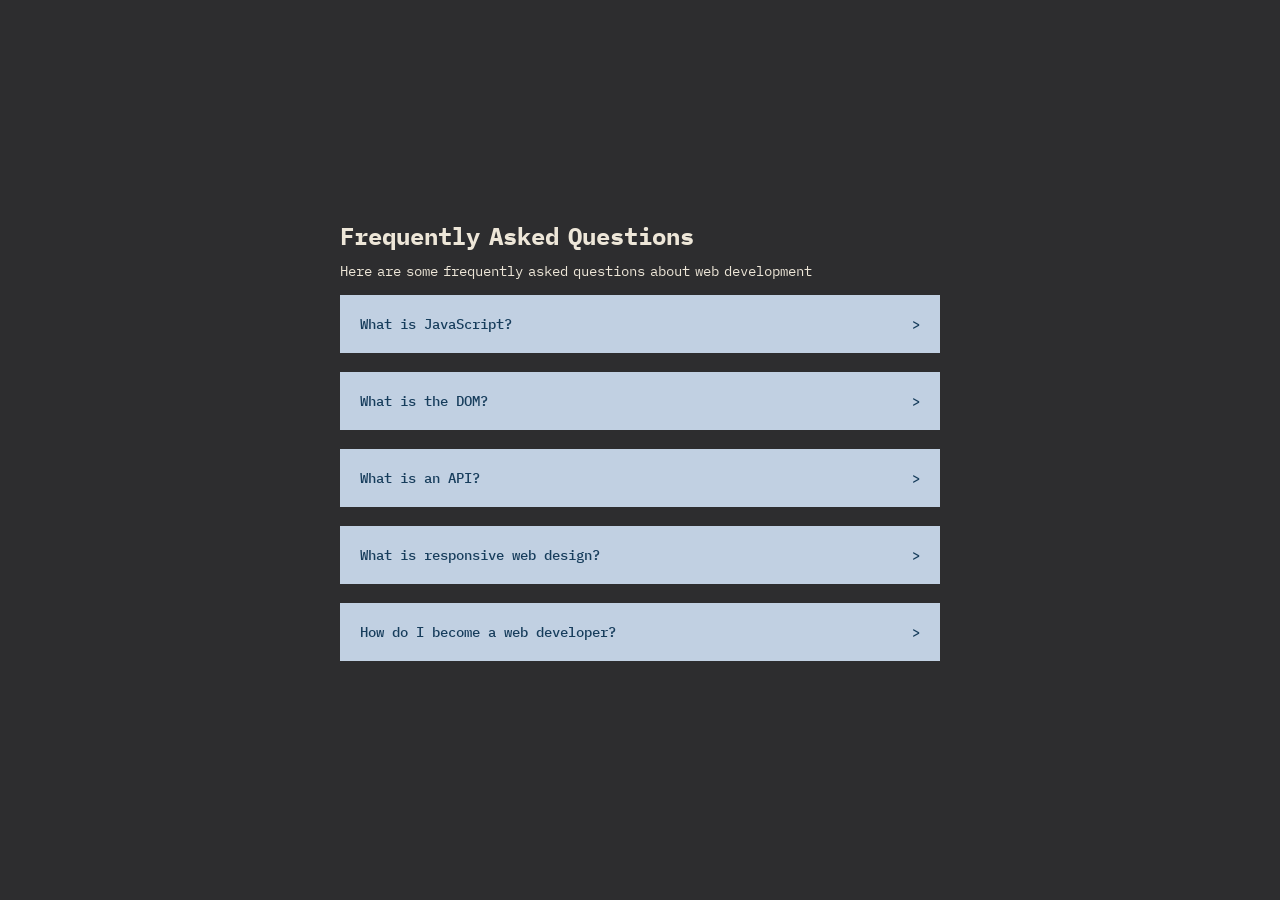
<file: Accordion-component/index.html>
<!DOCTYPE html>
<html lang="en">

<head>
    <meta charset="UTF-8">
    <meta name="viewport" content="width=device-width, initial-scale=1.0">
    <link rel="stylesheet" href="./style.css">
    <title>Accordion-component</title>
</head>

<body>
    <section>
        <h1 id="heading">Frequently Asked Questions</h1>
        <p class="subheader">Here are some frequently asked questions about web development</p>

        <article>
            <div class="accordions">
                <p>What is JavaScript?</p>
                <div class="symbol">></div>
            </div>
            <div class="description">
                JavaScript is a programming language commonly used to make web pages interactive and dynamic.
            </div>
        </article>

        <article>
            <div class="accordions">
                <p>What is the DOM?</p>
                <div class="symbol">></div>
            </div>
            <div class="description">
                The DOM represents an HTML document as a tree of objects that JavaScript can interact with and
                modify.
            </div>
        </article>

        <article>
            <div class="accordions">
                <p>What is an API?</p>
                <div class="symbol">></div>
            </div>
            <div class="description">
                An API is a way for different software applications to communicate with each other and exchange
                data.
            </div>
        </article>

        <article>
            <div class="accordions">
                <p>What is responsive web design?</p>
                <div class="symbol">></div>
            </div>
            <div class="description">
                Responsive web design is an approach to building websites that adapt their layout and appearance to
                different screen sizes and devices.
            </div>
        </article>
        <article>
            <div class="accordions">
                <p>How do I become a web developer?</p>
                <div class="symbol">></div>
            </div>
            <div class="description">
                Start with HTML, CSS, and JavaScript, then gradually learn tools such as Git, a frontend framework,
                backend development, and databases.
            </div>
        </article>
    </section>
    <script src="./script.js"></script>
</body>

</html>
</file>
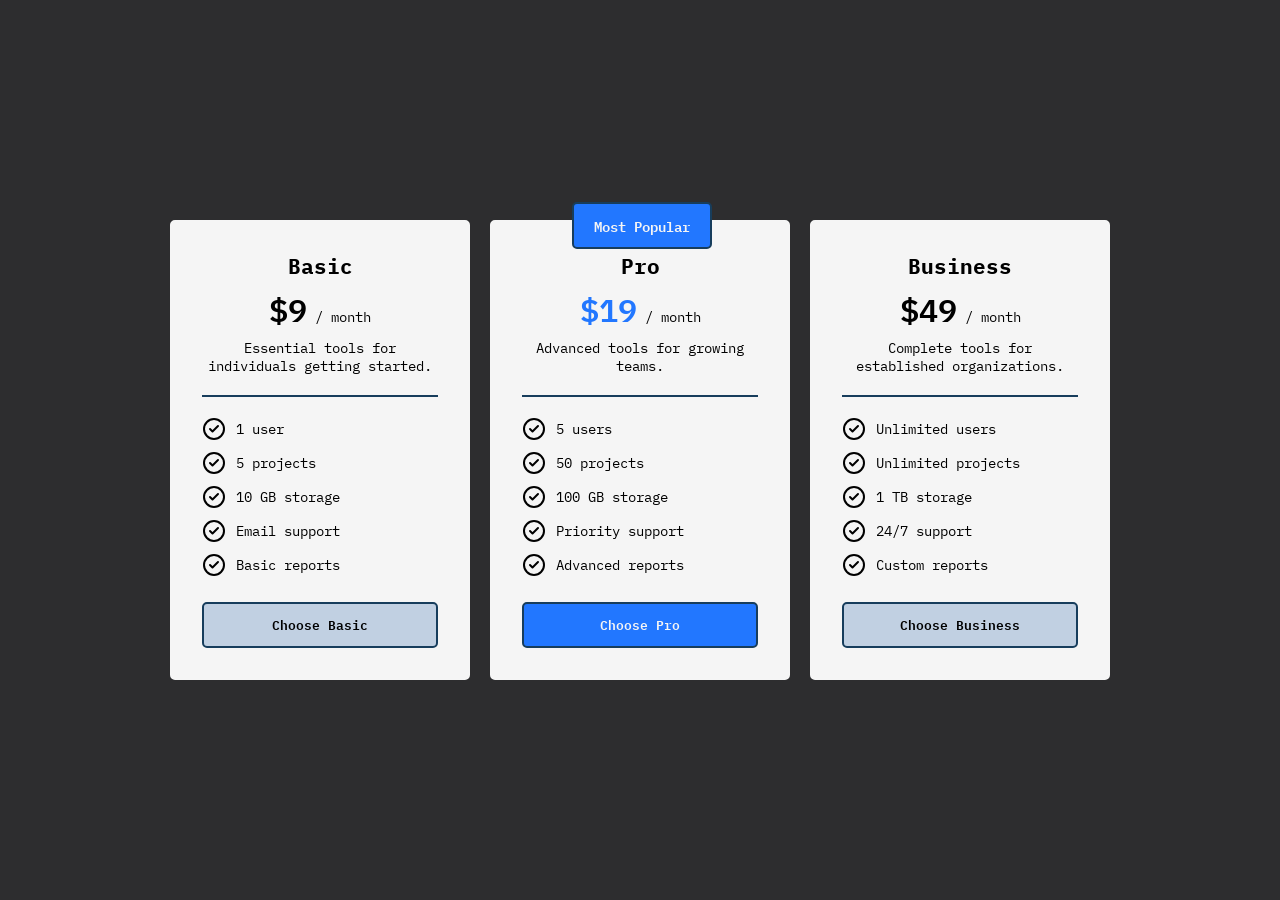
<file: Pricing Cards/index.html>
<!DOCTYPE html>
<html lang="en">

<head>
    <meta charset="UTF-8">
    <meta name="viewport" content="width=device-width, initial-scale=1.0">
    <link rel="stylesheet" href="./style.css">
    <title>Pricing Cards</title>
</head>

<body>
    <section>
        <article>
            <div class="top_part">
                <h2>Basic</h2>
                <p class="price">
                    <span class="amount">$9</span>
                    <span class="period">/ month</span>
                </p>
                <p>Essential tools for individuals getting started.</p>
            </div>
            <div class="bar"></div>
            <ul>
                <li>
                    <svg xmlns="http://www.w3.org/2000/svg" width="24" height="24" viewBox="0 0 24 24" fill="none"
                        stroke="currentColor" stroke-width="2" stroke-linecap="round" stroke-linejoin="round"
                        class="lucide lucide-circle-check preview-icon">
                        <circle cx="12" cy="12" r="10" />
                        <path d="m16 9-5.5 5.5L8 12" />
                    </svg>
                    1 user
                </li>
                <li>
                    <svg xmlns="http://www.w3.org/2000/svg" width="24" height="24" viewBox="0 0 24 24" fill="none"
                        stroke="currentColor" stroke-width="2" stroke-linecap="round" stroke-linejoin="round"
                        class="lucide lucide-circle-check preview-icon">
                        <circle cx="12" cy="12" r="10" />
                        <path d="m16 9-5.5 5.5L8 12" />
                    </svg>
                    5 projects
                </li>
                <li>
                    <svg xmlns="http://www.w3.org/2000/svg" width="24" height="24" viewBox="0 0 24 24" fill="none"
                        stroke="currentColor" stroke-width="2" stroke-linecap="round" stroke-linejoin="round"
                        class="lucide lucide-circle-check preview-icon">
                        <circle cx="12" cy="12" r="10" />
                        <path d="m16 9-5.5 5.5L8 12" />
                    </svg>
                    10 GB storage
                </li>
                <li>
                    <svg xmlns="http://www.w3.org/2000/svg" width="24" height="24" viewBox="0 0 24 24" fill="none"
                        stroke="currentColor" stroke-width="2" stroke-linecap="round" stroke-linejoin="round"
                        class="lucide lucide-circle-check preview-icon">
                        <circle cx="12" cy="12" r="10" />
                        <path d="m16 9-5.5 5.5L8 12" />
                    </svg>
                    Email support
                </li>
                <li>
                    <svg xmlns="http://www.w3.org/2000/svg" width="24" height="24" viewBox="0 0 24 24" fill="none"
                        stroke="currentColor" stroke-width="2" stroke-linecap="round" stroke-linejoin="round"
                        class="lucide lucide-circle-check preview-icon">
                        <circle cx="12" cy="12" r="10" />
                        <path d="m16 9-5.5 5.5L8 12" />
                    </svg>
                    Basic reports
                </li>
            </ul>
            <button>Choose Basic</button>
        </article>
        <article class="popular">
            <div class="highlighted">Most Popular</div>
            <div class="top_part">
                <h2>Pro</h2>
                <p class="price">
                    <span class="amount">$19</span>
                    <span class="period">/ month</span>
                </p>
                <p>Advanced tools for growing teams.</p>
            </div>
            <div class="bar"></div>
            <ul>
                <li>
                    <svg xmlns="http://www.w3.org/2000/svg" width="24" height="24" viewBox="0 0 24 24" fill="none"
                        stroke="currentColor" stroke-width="2" stroke-linecap="round" stroke-linejoin="round"
                        class="lucide lucide-circle-check preview-icon">
                        <circle cx="12" cy="12" r="10" />
                        <path d="m16 9-5.5 5.5L8 12" />
                    </svg>
                    5 users
                </li>
                <li>
                    <svg xmlns="http://www.w3.org/2000/svg" width="24" height="24" viewBox="0 0 24 24" fill="none"
                        stroke="currentColor" stroke-width="2" stroke-linecap="round" stroke-linejoin="round"
                        class="lucide lucide-circle-check preview-icon">
                        <circle cx="12" cy="12" r="10" />
                        <path d="m16 9-5.5 5.5L8 12" />
                    </svg>
                    50 projects
                </li>
                <li>
                    <svg xmlns="http://www.w3.org/2000/svg" width="24" height="24" viewBox="0 0 24 24" fill="none"
                        stroke="currentColor" stroke-width="2" stroke-linecap="round" stroke-linejoin="round"
                        class="lucide lucide-circle-check preview-icon">
                        <circle cx="12" cy="12" r="10" />
                        <path d="m16 9-5.5 5.5L8 12" />
                    </svg>
                    100 GB storage
                </li>
                <li>
                    <svg xmlns="http://www.w3.org/2000/svg" width="24" height="24" viewBox="0 0 24 24" fill="none"
                        stroke="currentColor" stroke-width="2" stroke-linecap="round" stroke-linejoin="round"
                        class="lucide lucide-circle-check preview-icon">
                        <circle cx="12" cy="12" r="10" />
                        <path d="m16 9-5.5 5.5L8 12" />
                    </svg>
                    Priority support
                </li>
                <li>
                    <svg xmlns="http://www.w3.org/2000/svg" width="24" height="24" viewBox="0 0 24 24" fill="none"
                        stroke="currentColor" stroke-width="2" stroke-linecap="round" stroke-linejoin="round"
                        class="lucide lucide-circle-check preview-icon">
                        <circle cx="12" cy="12" r="10" />
                        <path d="m16 9-5.5 5.5L8 12" />
                    </svg>
                    Advanced reports
                </li>
            </ul>
            <button>Choose Pro</button>
        </article>
        <article>
            <div class="top_part">
                <h2>Business</h2>
                <p class="price">
                    <span class="amount">$49</span>
                    <span class="period">/ month</span>
                </p>
                <p>Complete tools for established organizations.</p>
            </div>
            <div class="bar"></div>
            <ul>
                <li>
                    <svg xmlns="http://www.w3.org/2000/svg" width="24" height="24" viewBox="0 0 24 24" fill="none"
                        stroke="currentColor" stroke-width="2" stroke-linecap="round" stroke-linejoin="round"
                        class="lucide lucide-circle-check preview-icon">
                        <circle cx="12" cy="12" r="10" />
                        <path d="m16 9-5.5 5.5L8 12" />
                    </svg>
                    Unlimited users
                </li>
                <li>
                    <svg xmlns="http://www.w3.org/2000/svg" width="24" height="24" viewBox="0 0 24 24" fill="none"
                        stroke="currentColor" stroke-width="2" stroke-linecap="round" stroke-linejoin="round"
                        class="lucide lucide-circle-check preview-icon">
                        <circle cx="12" cy="12" r="10" />
                        <path d="m16 9-5.5 5.5L8 12" />
                    </svg>
                    Unlimited projects
                </li>
                <li>
                    <svg xmlns="http://www.w3.org/2000/svg" width="24" height="24" viewBox="0 0 24 24" fill="none"
                        stroke="currentColor" stroke-width="2" stroke-linecap="round" stroke-linejoin="round"
                        class="lucide lucide-circle-check preview-icon">
                        <circle cx="12" cy="12" r="10" />
                        <path d="m16 9-5.5 5.5L8 12" />
                    </svg>
                    1 TB storage
                </li>
                <li>
                    <svg xmlns="http://www.w3.org/2000/svg" width="24" height="24" viewBox="0 0 24 24" fill="none"
                        stroke="currentColor" stroke-width="2" stroke-linecap="round" stroke-linejoin="round"
                        class="lucide lucide-circle-check preview-icon">
                        <circle cx="12" cy="12" r="10" />
                        <path d="m16 9-5.5 5.5L8 12" />
                    </svg>
                    24/7 support
                </li>
                <li>
                    <svg xmlns="http://www.w3.org/2000/svg" width="24" height="24" viewBox="0 0 24 24" fill="none"
                        stroke="currentColor" stroke-width="2" stroke-linecap="round" stroke-linejoin="round"
                        class="lucide lucide-circle-check preview-icon">
                        <circle cx="12" cy="12" r="10" />
                        <path d="m16 9-5.5 5.5L8 12" />
                    </svg>
                    Custom reports
                </li>
            </ul>
            <button>Choose Business</button>
        </article>
    </section>

</body>

</html>
</file>
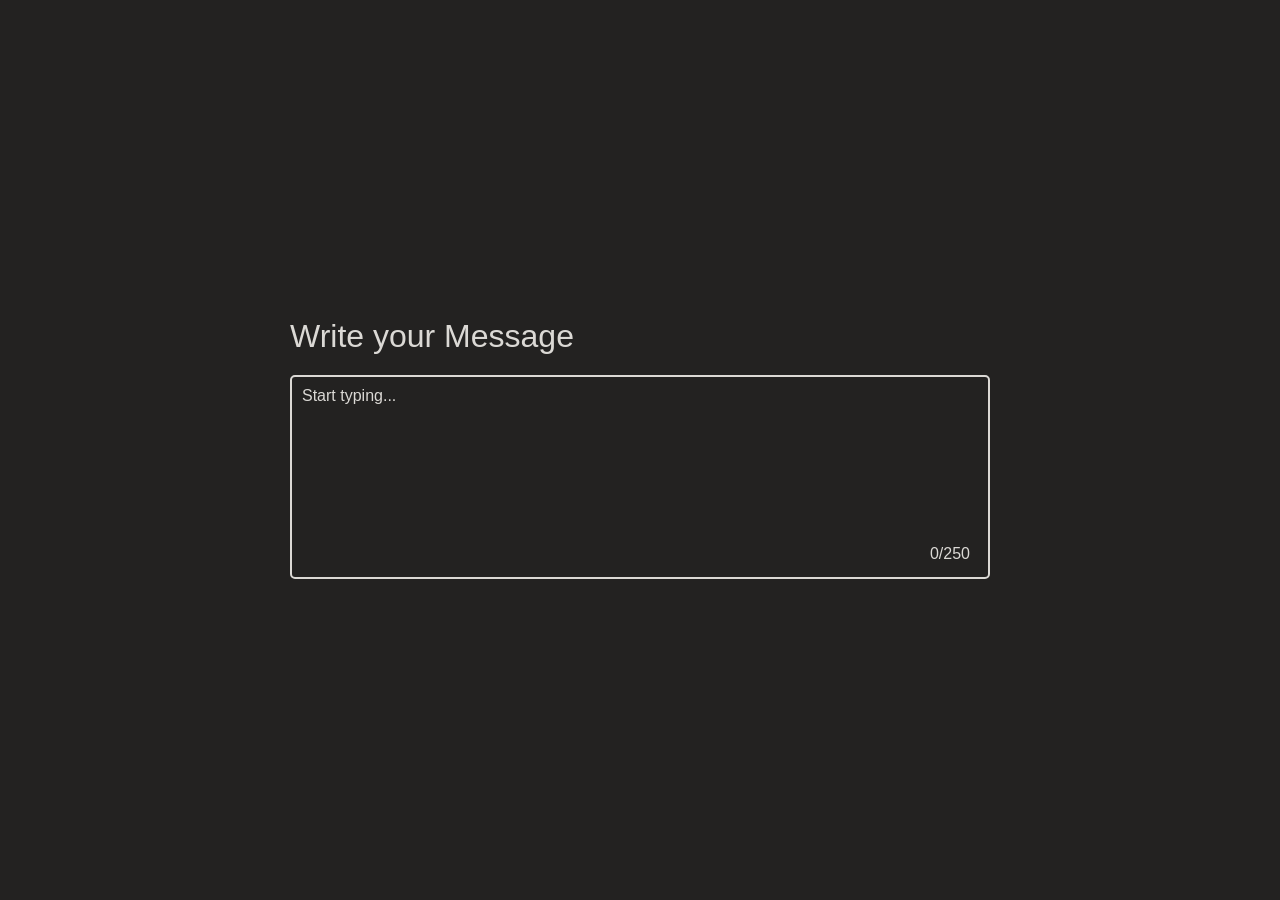
<file: Restricted-textarea/index.html>
<!DOCTYPE html>
<html lang="en">

<head>
    <meta charset="UTF-8">
    <meta name="viewport" content="width=device-width, initial-scale=1.0">
    <link rel="stylesheet" href="./style.css">
    <title>Document</title>
</head>

<body>
    <div class="main_container">
        <h1>Write your Message</h1>
        <div class="textarea_wrapper">
            <h5><span class="counter">0</span>/250</h5>
            <textarea cols="70" rows="10" placeholder="Start typing..."></textarea>
        </div>
    </div>
    <script src="./script.js"></script>
</body>

</html>
</file>
<file: Accordion-component/style.css>
@import url("https://fonts.googleapis.com/css2?family=IBM+Plex+Mono:ital,wght@0,100;0,200;0,300;0,400;0,500;0,600;0,700;1,100;1,200;1,300;1,400;1,500;1,600;1,700&display=swap");

:root {
  --primary-color: #2d2d2f;
  --second-color: #173d5c;
  --third-color: #ede6d8;
  --fourth-color: #c1d0e2;
  --font-stack: "IBM Plex Mono", monospace;
}

* {
  margin: 0;
  padding: 0;
  box-sizing: border-box;
}

body {
  font-size: 0.875rem;
  font-weight: 400;
  font-family: var(--font-stack);
  background-color: var(--primary-color);
  color: var(--third-color);
  display: flex;
  align-items: center;
  justify-content: center;
  flex-wrap: wrap;
  height: 100vh;
}

section {
  width: 100%;
  margin: 20px;
  max-width: 600px;
}

#heading {
  word-spacing: -5px;
  margin-bottom: 10px;
  font-size: 1.5rem;
}

.subheader {
  word-spacing: -3px;
  margin-bottom: 15px;
}

.accordions {
  background-color: var(--fourth-color);
  display: flex;
  color: var(--second-color);
  justify-content: space-between;
  align-content: center;
  padding: 20px;
  font-weight: 500;
  color: var(--second-color);
}

.accordions:hover {
  color: var(--second-color);
  background-color: var(--third-color);
  transition: all 0.3s ease-in;
}

.description {
  padding: 0 20px;
  border: 2px solid var(--fourth-color);
  margin-bottom: 15px;
  color: var(--third-color);
  opacity: 0;
  max-height: 0;
  transition:
    opacity 0.5s ease,
    max-height 0.3s ease,
    padding 0.3s ease;
  overflow: hidden;
}

.description.show {
  opacity: 1;
  max-height: 200px;
  padding: 20px;
  display: block;
}

.symbol{
  transition: transform 0.3s ease;
}

.symbol.arrow{
  transform: rotate(90deg);
}
</file>
<file: Pricing Cards/style.css>
@import url("https://fonts.googleapis.com/css2?family=IBM+Plex+Mono:ital,wght@0,100;0,200;0,300;0,400;0,500;0,600;0,700;1,100;1,200;1,300;1,400;1,500;1,600;1,700&display=swap");

:root {
  --primary-color: #2d2d2f;
  --second-color: #173d5c;
  --third-color: #2277ff;
  --fourth-color: #c1d0e2;
  --font-stack: "IBM Plex Mono", monospace;
}

* {
  margin: 0;
  padding: 0;
  box-sizing: border-box;
}

body {
  background-color: var(--primary-color);
  font-family: var(--font-stack);
  font-size: 0.875rem;
  height: 100vh;
  display: flex;
  align-items: center;
  justify-content: center;
}

section {
  display: flex;
  gap: 20px;
  align-items: stretch;
}

article {
  width: 300px;
  border: 2px solid whitesmoke;
  background-color: whitesmoke;
  padding: 30px;
  display: flex;
  flex-direction: column;
  border-radius: 5px;
  gap: 20px;
}

.top_part {
  text-align: center;
}

h2,
.price {
  margin-bottom: 5px;
}

.price .amount {
  font-size: 2rem;
  font-weight: 600;
}

.bar {
  width: 100%;
  height: 2px;
  background-color: var(--second-color);
}

ul {
  flex: 1;
  display: flex;
  flex-direction: column;
  gap: 5px;
  list-style: none;
}

li {
  display: flex;
  align-items: center;
  gap: 10px;
  justify-content: start;
  margin-bottom: 5px;
}

button {
  font-family: inherit;
  width: 100%;
  padding: 10px 20px;
  border: 2px solid var(--second-color);
  border-radius: 5px;
  background-color: var(--fourth-color);
  font-weight: 600;
  transition:
    transform 0.2s ease,
    box-shadow 0.2s ease;
}

button:hover {
  transform: scale(1.03);
  box-shadow: 4px 8px 12px #bcc9da;
}

button:focus-visible {
  outline: 3px solid var(--fourth-color);
  outline-offset: 3px;
}

.popular {
  position: relative;
}

.popular button {
  background-color: var(--third-color);
  color: whitesmoke;
  font-weight: 600;
}

.popular .highlighted {
  position: absolute;
  top: -20px;
  left: 80px;
  color: whitesmoke;
  background-color: var(--third-color);
  padding: 10px 20px;
  font-weight: 600;
  border-radius: 5px;
  border: 2px solid var(--second-color);
}

.popular .amount {
  color: var(--third-color);
}
</file>
<file: Restricted-textarea/style.css>
:root {
  --bg-color: #232221;
  --primary-color: #dbd9d5;
  --warning-color: #ff945a;
  --font-stack: "Segoe UI", Tahoma, Verdana, sans-serif;
}

* {
  margin: 0;
  padding: 0;
  box-sizing: border-box;
  font-family: var(--font-stack);
  font-size: 1rem;
  font-weight: 300;
}

body {
  height: 100vh;
  display: flex;
  align-content: center;
  justify-content: center;
  flex-wrap: wrap;
  background-color: var(--bg-color);
}

h1 {
  margin-bottom: 20px;
  color: var(--primary-color);
  font-size: 2rem;
}

.textarea_wrapper {
  position: relative;
}

textarea {
  border-radius: 5px;
  padding: 10px;
  background-color: transparent;
  color: var(--primary-color);
  border: 2px solid;
  resize: none;
  border-color: var(--primary-color);
}

textarea:focus{
  outline: none;
}

textarea::placeholder {
  color: var(--primary-color);
}

textarea::-webkit-scrollbar {
  width: 6px;
  height: 6px;

}

textarea::-webkit-scrollbar-thumb {
  background: var(--warning-color);
  border-radius: 4px;
  cursor: pointer;
}

h5 {
  position: absolute;
  right: 20px;
  bottom: 20px;
  color: var(--primary-color);
}

.restriction {
  color: var(--warning-color);
}

textarea.restriction{
  border-color: var(--warning-color);
}
</file>
